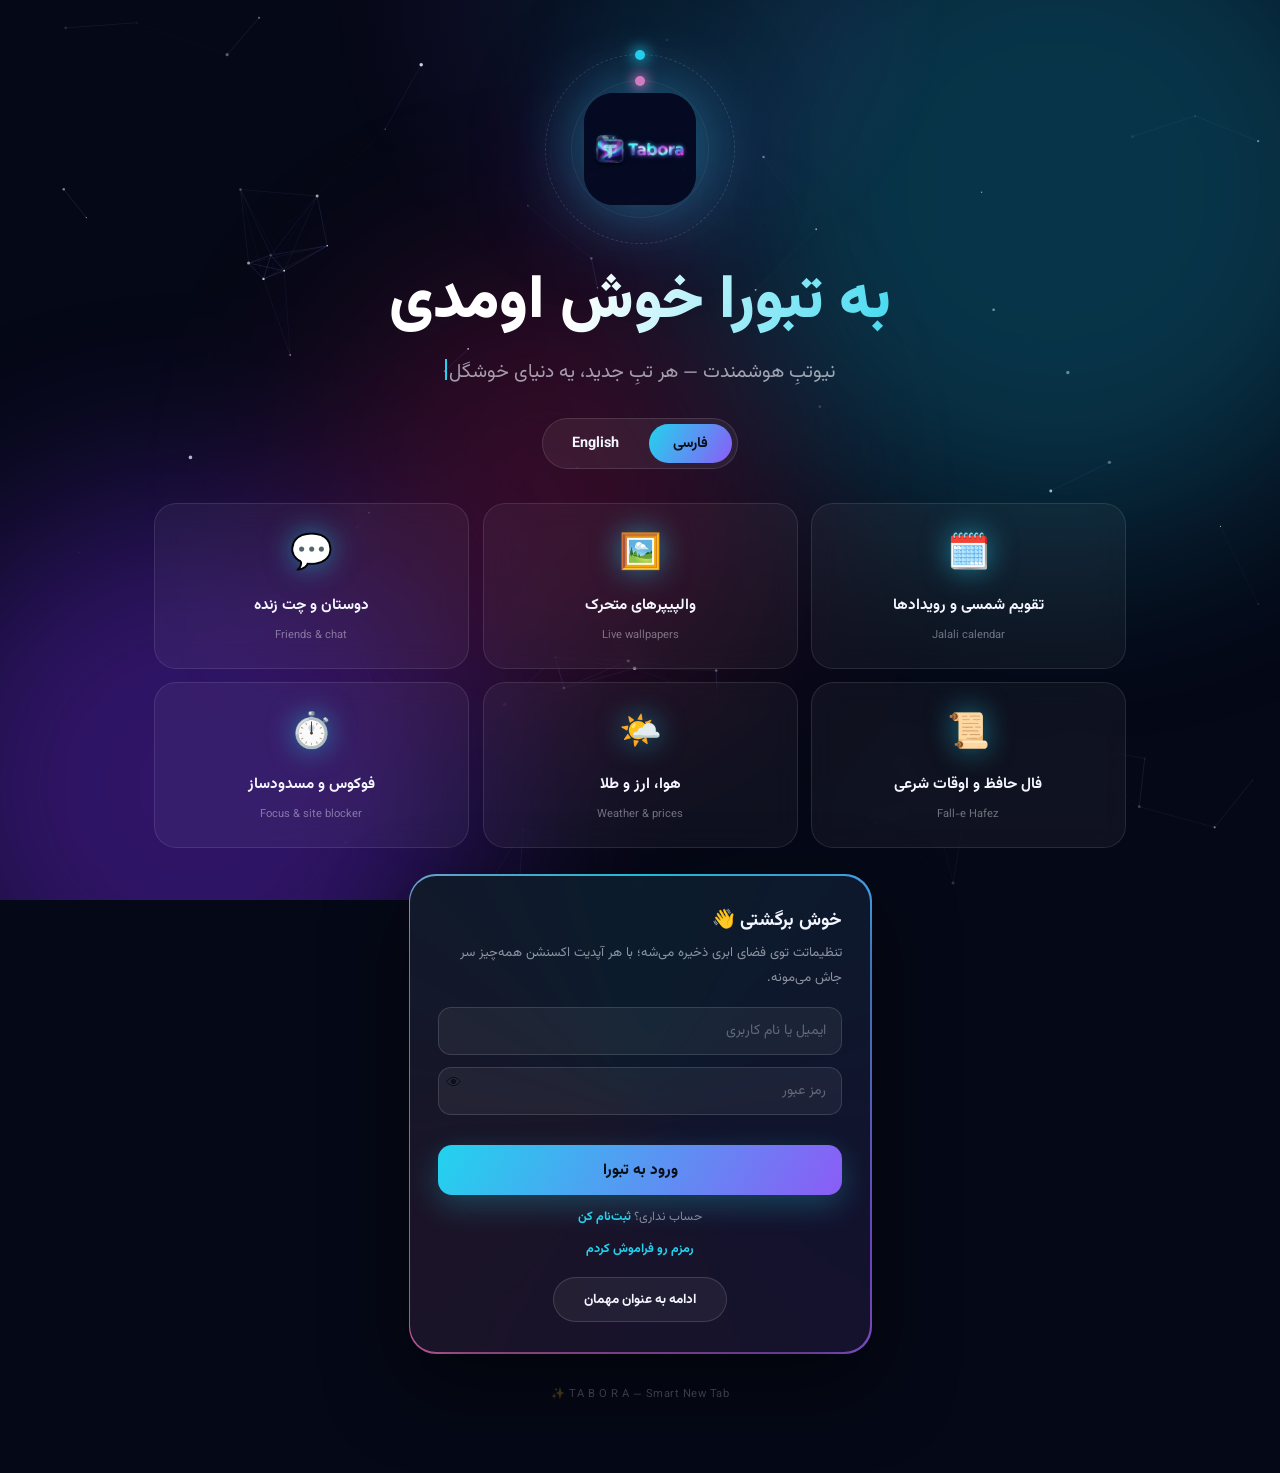
<file: extension/welcome/index.html>
<!DOCTYPE html>
<html lang="fa" dir="rtl">
<head>
<meta charset="UTF-8">
<title>Welcome to Tabora ✨</title>
<link href="https://fonts.googleapis.com/css2?family=Vazirmatn:wght@300;400;700;900&family=Lalezar&family=Inter:wght@300;400;600;800&family=Space+Grotesk:wght@400;700&display=swap" rel="stylesheet">
<style>
  * { margin: 0; padding: 0; box-sizing: border-box; }
  :root { --accent: #22d3ee; --violet: #8b5cf6; --pink: #f472b6; --gold: #fbbf24; }
  html { scrollbar-width: none; }
  body {
    min-height: 100vh; overflow-x: hidden; color: #f4f6ff;
    font-family: 'Vazirmatn', 'Inter', sans-serif;
    background: #050816; position: relative;
  }
  ::-webkit-scrollbar { display: none; }

  /* ==== background layers ==== */
  #sky { position: fixed; inset: 0; z-index: -3; }
  .aurora { position: fixed; inset: 0; z-index: -2; overflow: hidden; }
  .aurora span { position: absolute; border-radius: 50%; filter: blur(100px); opacity: .42; animation: drift 16s ease-in-out infinite alternate; }
  .aurora span:nth-child(1) { width: 55vw; height: 55vw; background: #0e7490; top: -18%; inset-inline-start: -10%; }
  .aurora span:nth-child(2) { width: 46vw; height: 46vw; background: #6d28d9; bottom: -20%; inset-inline-end: -8%; animation-delay: -5s; }
  .aurora span:nth-child(3) { width: 34vw; height: 34vw; background: #be185d; top: 30%; inset-inline-start: 40%; animation-delay: -9s; opacity: .26; }
  @keyframes drift { to { transform: translate(6vw, -5vh) scale(1.14); } }
  #glow-cursor { position: fixed; width: 640px; height: 640px; border-radius: 50%; z-index: -1; pointer-events: none;
    background: radial-gradient(circle, rgba(34,211,238,.09), rgba(139,92,246,.05) 42%, transparent 68%);
    transform: translate(-50%, -50%); transition: opacity .4s; }
  /* top loading line */
  #boot-bar { position: fixed; top: 0; inset-inline-start: 0; height: 3px; width: 100%; z-index: 60; transform-origin: var(--tw, right); transform: scaleX(0);
    background: linear-gradient(90deg, var(--accent), var(--violet), var(--pink)); animation: boot 1.6s cubic-bezier(.6,.1,.3,1) forwards; }
  @keyframes boot { 60% { transform: scaleX(.72); } 100% { transform: scaleX(1); opacity: 0; } }

  .wrap { max-width: 1020px; margin: 0 auto; padding: 6vh 24px 70px; text-align: center; }

  /* ==== orbiting logo ==== */
  .logo-box { display: inline-grid; place-items: center; position: relative; width: 190px; height: 190px; margin-bottom: 6px; animation: pop 1s cubic-bezier(.2,1.5,.4,1) both; }
  .logo-core { width: 112px; height: 112px; border-radius: 30px; box-shadow: 0 0 70px rgba(34,211,238,.45), 0 0 120px rgba(139,92,246,.25); position: relative; z-index: 2; animation: breathe 4s ease-in-out infinite; }
  .logo-core img { width: 100%; height: 100%; border-radius: 30px; }
  @keyframes breathe { 50% { transform: scale(1.05); } }
  @keyframes pop { from { transform: scale(.3) rotate(-14deg); opacity: 0; } }
  .orbit { position: absolute; inset: 0; border-radius: 50%; border: 1px dashed rgba(255,255,255,.14); animation: spin var(--spd, 14s) linear infinite; }
  .orbit.o2 { inset: 26px; border-style: solid; border-color: rgba(255,255,255,.07); --spd: 9s; animation-direction: reverse; }
  .orbit i { position: absolute; top: -5px; inset-inline-start: calc(50% - 5px); width: 10px; height: 10px; border-radius: 50%; }
  .orbit.o1 i { background: var(--accent); box-shadow: 0 0 14px 3px rgba(34,211,238,.7); }
  .orbit.o2 i { background: var(--pink); box-shadow: 0 0 12px 3px rgba(244,114,182,.7); }
  @keyframes spin { to { transform: rotate(360deg); } }

  /* ==== hero text ==== */
  h1 {
    font-family: 'Vazirmatn', sans-serif;
    font-size: clamp(2.1rem, 6vw, 3.8rem); font-weight: 900; line-height: 1.4; margin-top: 10px;
    background: linear-gradient(110deg, #fff 20%, var(--accent) 38%, var(--violet) 52%, #fff 68%);
    background-size: 220% 100%;
    -webkit-background-clip: text; background-clip: text; -webkit-text-fill-color: transparent;
    animation: rise .9s .25s cubic-bezier(.2,.9,.3,1) both, shimmer 5s 1.4s linear infinite;
  }
  @keyframes shimmer { to { background-position: -220% 0; } }
  .sub { color: rgba(244,246,255,.62); font-size: clamp(.95rem, 2vw, 1.2rem); margin-top: 12px; min-height: 1.9em; animation: rise .9s .4s both; }
  .sub .cursor { display: inline-block; width: 2px; height: 1.1em; background: var(--accent); vertical-align: -3px; margin-inline-start: 2px; animation: blink 1s steps(1) infinite; }
  @keyframes blink { 50% { opacity: 0; } }
  @keyframes rise { from { transform: translateY(26px); opacity: 0; } }

  /* lang pill */
  .lang-pill { display: inline-flex; gap: 6px; background: rgba(255,255,255,.06); border: 1px solid rgba(255,255,255,.12); padding: 5px; border-radius: 99px; margin: 24px 0 4px; animation: rise .9s .5s both; }
  .lang-pill button { padding: 8px 24px; border: none; border-radius: 99px; color: #f4f6ff; font-family: inherit; font-weight: 700; font-size: .9rem; cursor: pointer; background: transparent; transition: .25s; }
  .lang-pill button.active { background: linear-gradient(120deg, var(--accent), var(--violet)); color: #081018; }

  /* ==== feature cards ==== */
  .cards { display: grid; grid-template-columns: repeat(3, 1fr); gap: 14px; margin: 30px 0 28px; perspective: 900px; }
  .card {
    position: relative; overflow: hidden;
    background: rgba(255,255,255,.045); border: 1px solid rgba(255,255,255,.1);
    border-radius: 22px; padding: 24px 16px; backdrop-filter: blur(14px);
    transition: transform .25s ease, border-color .25s, box-shadow .25s;
    animation: rise .8s both; transform-style: preserve-3d; will-change: transform;
  }
  .card::before { content: ''; position: absolute; inset: 0; opacity: 0; transition: opacity .3s; pointer-events: none;
    background: radial-gradient(240px circle at var(--tx,50%) var(--ty,50%), rgba(34,211,238,.13), transparent 65%); }
  .card:hover::before { opacity: 1; }
  .card:nth-child(1) { animation-delay: .5s; } .card:nth-child(2) { animation-delay: .62s; } .card:nth-child(3) { animation-delay: .74s; }
  .card:nth-child(4) { animation-delay: .86s; } .card:nth-child(5) { animation-delay: .98s; } .card:nth-child(6) { animation-delay: 1.1s; }
  .card:hover { border-color: var(--accent); box-shadow: 0 18px 50px rgba(34,211,238,.14); }
  .card .ico { font-size: 2.15rem; display: block; margin-bottom: 10px; filter: drop-shadow(0 0 14px rgba(34,211,238,.55)); transition: transform .3s; }
  .card:hover .ico { transform: scale(1.18) rotate(-6deg); }
  .card b { font-size: .95rem; line-height: 1.95; display: block; }
  .card .tip { display: block; margin-top: 6px; font-size: .7rem; color: rgba(244,246,255,.42); }

  /* ==== auth card ==== */
  .auth-wrap { position: relative; max-width: 460px; margin: 8px auto 0; animation: rise .9s 1.15s both; }
  .auth-wrap::before { content: ''; position: absolute; inset: -1.5px; border-radius: 27px; z-index: 0;
    background: conic-gradient(from var(--ang, 0deg), var(--accent), var(--violet), var(--pink), var(--accent));
    animation: angspin 6s linear infinite; }
  @property --ang { syntax: '<angle>'; initial-value: 0deg; inherits: false; }
  @keyframes angspin { to { --ang: 360deg; } }
  .auth-card {
    position: relative; z-index: 1; background: rgba(9,12,28,.92);
    border-radius: 26px; padding: 30px 28px; backdrop-filter: blur(26px); text-align: start;
    box-shadow: 0 30px 80px rgba(0,0,0,.5);
  }
  .auth-card h3 { font-size: 1.15rem; margin-bottom: 6px; }
  .auth-card p { color: rgba(244,246,255,.55); font-size: .82rem; margin-bottom: 16px; line-height: 1.9; }
  .auth-card input {
    width: 100%; background: rgba(255,255,255,.055); border: 1px solid rgba(255,255,255,.13);
    border-radius: 13px; padding: 12px 15px; color: #f4f6ff; font-family: inherit; font-size: .88rem; outline: none;
    margin-bottom: 12px; transition: .25s;
  }
  .auth-card input:focus { border-color: var(--accent); box-shadow: 0 0 0 4px rgba(34,211,238,.13); background: rgba(255,255,255,.08); }
  .auth-card input::placeholder { color: rgba(244,246,255,.32); }
  .pw-wrap { position: relative; }
  .pw-wrap input { padding-inline-end: 46px; }
  .eye { position: absolute; top: 7px; inset-inline-end: 8px; background: none; border: none; cursor: pointer; font-size: 1rem; opacity: .55; }
  .eye.on, .eye:hover { opacity: 1; }
  .err { color: #f87171; font-size: .76rem; min-height: 1.2em; margin: -4px 0 8px; }
  .cta {
    width: 100%; padding: 13px; font-family: inherit; font-size: .95rem; font-weight: 800; cursor: pointer;
    border: none; border-radius: 14px; color: #071018; position: relative; overflow: hidden;
    background: linear-gradient(120deg, var(--accent), var(--violet));
    box-shadow: 0 10px 30px rgba(34,211,238,.25); transition: .25s;
  }
  .cta:hover { filter: brightness(1.12); transform: translateY(-2px); box-shadow: 0 14px 36px rgba(139,92,246,.35); }
  .cta::after { content: ''; position: absolute; top: 0; inset-inline-start: -80%; width: 50%; height: 100%;
    background: linear-gradient(100deg, transparent, rgba(255,255,255,.5), transparent); transform: skewX(-20deg); animation: sheen 3.4s ease-in-out infinite; }
  @keyframes sheen { 40%, 100% { inset-inline-start: 130%; } }
  .swap { text-align: center; font-size: .78rem; color: rgba(244,246,255,.5); margin-top: 12px; }
  .swap button { background: none; border: none; color: var(--accent); font-family: inherit; font-size: .78rem; cursor: pointer; font-weight: 700; }
  .swap button:hover { text-decoration: underline; }
  .ghost-btn {
    display: block; margin: 18px auto 0; padding: 11px 30px; border-radius: 99px; cursor: pointer;
    background: rgba(255,255,255,.05); border: 1px solid rgba(255,255,255,.14); color: #f4f6ff;
    font-family: inherit; font-size: .84rem; font-weight: 700; transition: .25s;
  }
  .ghost-btn:hover { border-color: var(--accent); background: rgba(34,211,238,.09); }
  .foot { margin-top: 34px; font-size: .7rem; color: rgba(244,246,255,.28); letter-spacing: .5px; }

  /* confetti */
  .confetti { position: fixed; top: -14px; z-index: 80; animation: fall linear forwards; }
  @keyframes fall { to { transform: translateY(108vh) rotate(720deg); opacity: .4; } }

  /* burst ring on success */
  .burst { position: fixed; z-index: 79; border-radius: 50%; border: 2px solid var(--accent); pointer-events: none;
    animation: burst .9s cubic-bezier(.1,.8,.3,1) forwards; }
  @keyframes burst { from { width: 10px; height: 10px; opacity: 1; top: 45vh; left: 48vw; } to { width: 70vw; height: 70vw; opacity: 0; top: calc(45vh - 35vw); left: calc(48vw - 35vw); } }

  @media (max-width: 760px) {
    .cards { grid-template-columns: repeat(2, 1fr); }
    .logo-box { width: 150px; height: 150px; }
    .logo-core { width: 88px; height: 88px; border-radius: 24px; }
    .logo-core img { border-radius: 24px; }
  }
</style>
</head>
<body>
<div id="boot-bar"></div>
<canvas id="sky"></canvas>
<div class="aurora"><span></span><span></span><span></span></div>
<div id="glow-cursor"></div>

<div class="wrap">
  <!-- logo with orbits -->
  <div class="logo-box">
    <div class="orbit o1"><i></i></div>
    <div class="orbit o2"><i></i></div>
    <div class="logo-core"><img src="../assets/logo_full.png" alt="Tabora"></div>
  </div>

  <h1 id="w-title">به تبورا خوش اومدی</h1>
  <div class="sub"><span id="w-sub"></span><span class="cursor"></span></div>

  <div class="lang-pill">
    <button id="lang-fa">فارسی</button>
    <button id="lang-en">English</button>
  </div>

  <!-- features -->
  <div class="cards" id="cards">
    <div class="card"><span class="ico">🗓️</span><b id="f1"></b><span class="tip">Jalali calendar</span></div>
    <div class="card"><span class="ico">🖼️</span><b id="f2"></b><span class="tip">Live wallpapers</span></div>
    <div class="card"><span class="ico">💬</span><b id="f3"></b><span class="tip">Friends &amp; chat</span></div>
    <div class="card"><span class="ico">📜</span><b id="f4"></b><span class="tip">Fall-e Hafez</span></div>
    <div class="card"><span class="ico">🌤️</span><b id="f5"></b><span class="tip">Weather &amp; prices</span></div>
    <div class="card"><span class="ico">⏱️</span><b id="f6"></b><span class="tip">Focus &amp; site blocker</span></div>
  </div>

  <!-- auth -->
  <div class="auth-wrap">
    <div class="auth-card">
      <div id="form-login">
        <h3 id="t-login">خوش برگشتی 👋</h3>
        <p id="hint1"></p>
        <input id="l-id">
        <div class="pw-wrap"><input id="l-pw" type="password"><button type="button" class="eye" data-for="l-pw" title="👁">👁</button></div>
        <div class="err" id="l-err"></div>
        <button class="cta" id="btn-login"></button>
        <div class="swap"><span id="sw1"></span> <button id="to-reg"></button></div>
        <div class="swap"><button id="to-recover"></button></div>
      </div>

      <div id="form-register" style="display:none">
        <h3 id="t-reg"></h3>
        <p id="hint2"></p>
        <input id="r-email" type="email">
        <input id="r-uname">
        <input id="r-name">
        <div class="pw-wrap"><input id="r-pw" type="password"><button type="button" class="eye" data-for="r-pw" title="👁">👁</button></div>
        <div class="err" id="r-err"></div>
        <button class="cta" id="btn-register"></button>
        <div class="swap"><span id="sw2"></span> <button id="to-login"></button></div>
      </div>

      <div id="form-recover" style="display:none">
        <h3 id="t-rec"></h3>
        <p id="hint3"></p>
        <input id="rc-id">
        <input id="rc-code" dir="ltr" placeholder="TBRA-XXXX-XXXX">
        <div class="pw-wrap"><input id="rc-pw" type="password"><button type="button" class="eye" data-for="rc-pw" title="👁">👁</button></div>
        <div class="err" id="rc-err"></div>
        <button class="cta" id="btn-recover"></button>
        <div class="swap"><span id="sw3"></span> <button id="rec-to-login"></button></div>
      </div>

      <button class="ghost-btn" id="btn-guest"></button>
    </div>
  </div>

  <div class="foot">TA B O R A — Smart New Tab ✨</div>
</div>

<script src="../js/shim.js"></script>
<script>
const API_BASE = 'https://tabora-api.nexaextensionsir-8af.workers.dev';
let lang = 'fa';
const TXT = {
  fa: {
    title: 'به تبورا خوش اومدی', sub: 'نیوتبِ هوشمندت — هر تبِ جدید، یه دنیای خوشگل ✨',
    f1: 'تقویم شمسی و رویدادها', f2: 'والپیپرهای متحرک', f3: 'دوستان و چت زنده',
    f4: 'فال حافظ و اوقات شرعی', f5: 'هوا، ارز و طلا', f6: 'فوکوس و مسدودساز',
    tLogin: 'خوش برگشتی 👋', hint1: 'تنظیماتت توی فضای ابری ذخیره می‌شه؛ با هر آپدیت اکسنشن همه‌چیز سر جاش می‌مونه.',
    tReg: 'به تبورا بپیوند 🚀', hint2: 'یه حساب بساز تا پروفایل، آواتار متحرک و تنظیماتت همیشه همراهت باشه.',
    forgot: 'رمزم رو فراموش کردم', tRec: 'بازیابی رمز عبور 🔑', hintRec: 'کد بازیابی‌ات (از ربات تلگرام) رو وارد کن.',
    sw1: 'حساب نداری؟', reg: 'ثبت‌نام کن', sw2: 'حساب داری؟', login: 'وارد شو',
    ph: { lid: 'ایمیل یا نام کاربری', lpw: 'رمز عبور', re: 'ایمیل', ru: 'نام کاربری (انگلیسی)', rn: 'نام نمایشی', rp: 'رمز عبور (حداقل ۶ کاراکتر)', rc: 'کد بازیابی', rnp: 'رمز جدید' },
    err: { http_401: '❌ شناسه یا رمز اشتباهه', http_409: '❌ این ایمیل یا نام کاربری قبلاً ثبت شده' },
    btnLogin: 'ورود به تبورا', btnReg: 'ساخت حساب و ورود', guest: 'ادامه به عنوان مهمان',
    codeTitle: '🔑 کد بازیابی تو', codeHint: 'یه جایی نگهش دار — باهاش می‌تونی رمزت رو برگردونی (یا از ربات تلگرام بگیرش)', copy: '📋 کپی', copied: '✅ کپی شد!',
    btnRec: 'تغییر رمز عبور', recOk: '✅ رمزت عوض شد — حالا با رمز جدید وارد شو',
    success: '🎉 خوش اومدی!'
  },
  en: {
    title: 'Welcome to Tabora', sub: 'Your smart new tab — every tab, a tiny universe ✨',
    f1: 'Jalali calendar & events', f2: 'Live wallpapers', f3: 'Friends & live chat',
    f4: 'Hafez fal & prayer times', f5: 'Weather & prices', f6: 'Focus & site blocker',
    tLogin: 'Welcome back 👋', hint1: 'Your settings live in the cloud — everything stays in place across updates.',
    tReg: 'Join Tabora 🚀', hint2: 'Create an account so your profile, animated avatar and settings follow you.',
    forgot: 'I forgot my password', tRec: 'Password recovery 🔑', hintRec: 'Enter your recovery code (from the Telegram bot).',
    sw1: 'No account yet?', reg: 'Sign up', sw2: 'Already have one?', login: 'Log in',
    ph: { lid: 'Email or username', lpw: 'Password', re: 'Email', ru: 'Username (English)', rn: 'Display name', rp: 'Password (min 6 chars)', rc: 'Recovery code', rnp: 'New password' },
    err: { http_401: '❌ Wrong credentials', http_409: '❌ Email or username already taken' },
    btnLogin: 'Enter Tabora', btnReg: 'Create account & enter', guest: 'Continue as guest',
    codeTitle: '🔑 Your recovery code', codeHint: 'Keep it safe — it restores your password (or get one from the Telegram bot)', copy: '📋 Copy', copied: '✅ Copied!',
    btnRec: 'Change password', recOk: '✅ Password changed — now log in with the new one',
    success: '🎉 Welcome!'
  }
};

/* typewriter subtitle */
let typeTimer = null;
function typeSubtitle(text) {
  clearTimeout(typeTimer);
  const el = document.getElementById('w-sub');
  el.textContent = '';
  let i = 0;
  (function step() {
    if (i <= text.length) {
      el.textContent = text.slice(0, i++);
      typeTimer = setTimeout(step, 34);
    }
  })();
}
function applyLang() {
  const t = TXT[lang];
  document.documentElement.dir = lang === 'fa' ? 'rtl' : 'ltr';
  document.documentElement.lang = lang;
  document.getElementById('w-title').textContent = t.title;
  typeSubtitle(t.sub);
  ['f1','f2','f3','f4','f5','f6'].forEach(k => document.getElementById(k).textContent = t[k]);
  document.getElementById('t-login').textContent = t.tLogin;
  document.getElementById('t-reg').textContent = t.tReg;
  document.getElementById('hint1').textContent = t.hint1;
  document.getElementById('hint2').textContent = t.hint2;
  document.getElementById('btn-login').textContent = t.btnLogin;
  document.getElementById('btn-register').textContent = t.btnReg;
  document.getElementById('btn-guest').textContent = t.guest;
  document.getElementById('to-recover').textContent = t.forgot;
  document.getElementById('t-rec').textContent = t.tRec;
  document.getElementById('hint3').textContent = t.hintRec;
  document.getElementById('btn-recover').textContent = t.btnRec;
  document.getElementById('sw3').textContent = t.sw2;
  document.getElementById('rec-to-login').textContent = t.login;
  document.getElementById('rc-id').placeholder = t.ph.lid;
  document.getElementById('rc-code').placeholder = t.ph.rc;
  document.getElementById('rc-pw').placeholder = t.ph.rnp;
  document.getElementById('sw1').textContent = t.sw1;
  document.getElementById('to-reg').textContent = t.reg;
  document.getElementById('sw2').textContent = t.sw2;
  document.getElementById('to-login').textContent = t.login;
  const p = t.ph;
  document.getElementById('l-id').placeholder = p.lid;
  document.getElementById('l-pw').placeholder = p.lpw;
  document.getElementById('r-email').placeholder = p.re;
  document.getElementById('r-uname').placeholder = p.ru;
  document.getElementById('r-name').placeholder = p.rn;
  document.getElementById('r-pw').placeholder = p.rp;
  document.getElementById('lang-fa').classList.toggle('active', lang === 'fa');
  document.getElementById('lang-en').classList.toggle('active', lang === 'en');
}
document.getElementById('lang-fa').onclick = () => { lang = 'fa'; applyLang(); };
document.getElementById('lang-en').onclick = () => { lang = 'en'; applyLang(); };

/* ===== constellation sky (canvas) + shooting stars + parallax ===== */
(function () {
  const cv = document.getElementById('sky'), cx = cv.getContext('2d');
  let W, H, pts = [], mouse = { x: .5, y: .5 };
  function size() {
    W = cv.width = innerWidth; H = cv.height = innerHeight;
    const n = Math.min(120, Math.round(W * H / 16000));
    pts = Array.from({ length: n }, () => ({
      x: Math.random() * W, y: Math.random() * H,
      vx: (Math.random() - .5) * .18, vy: (Math.random() - .5) * .18,
      r: Math.random() * 1.5 + .4, tw: Math.random() * Math.PI * 2
    }));
  }
  addEventListener('resize', size); size();
  addEventListener('mousemove', e => { mouse.x = e.clientX / W; mouse.y = e.clientY / H; });
  const shots = [];
  setInterval(() => {
    if (Math.random() < .5 && shots.length < 2) shots.push({ x: Math.random() * W * .8 + W * .1, y: Math.random() * H * .3, vx: 6 + Math.random() * 5, vy: 2.4 + Math.random() * 2, life: 1 });
  }, 2400);
  (function frame(t) {
    cx.clearRect(0, 0, W, H);
    const px = (mouse.x - .5) * 14, py = (mouse.y - .5) * 10;
    /* connect close points */
    for (let i = 0; i < pts.length; i++) {
      const p = pts[i];
      p.x += p.vx; p.y += p.vy; p.tw += .03;
      if (p.x < 0 || p.x > W) p.vx *= -1;
      if (p.y < 0 || p.y > H) p.vy *= -1;
      for (let j = i + 1; j < pts.length; j++) {
        const q = pts[j], dx = p.x - q.x, dy = p.y - q.y, d2 = dx * dx + dy * dy;
        if (d2 < 12000) {
          cx.strokeStyle = 'rgba(140,170,255,' + (0.14 * (1 - d2 / 12000)) + ')';
          cx.lineWidth = 1;
          cx.beginPath(); cx.moveTo(p.x + px * .3, p.y + py * .3); cx.lineTo(q.x + px * .3, q.y + py * .3); cx.stroke();
        }
      }
      const a = .45 + .4 * Math.sin(p.tw);
      cx.fillStyle = 'rgba(255,255,255,' + a + ')';
      cx.beginPath(); cx.arc(p.x + px, p.y + py, p.r, 0, 7); cx.fill();
    }
    /* shooting stars */
    for (let s = shots.length - 1; s >= 0; s--) {
      const sh = shots[s];
      sh.x += sh.vx; sh.y += sh.vy; sh.life -= .012;
      if (sh.life <= 0) { shots.splice(s, 1); continue; }
      const g = cx.createLinearGradient(sh.x, sh.y, sh.x - sh.vx * 12, sh.y - sh.vy * 12);
      g.addColorStop(0, 'rgba(255,255,255,' + (.9 * sh.life) + ')');
      g.addColorStop(1, 'transparent');
      cx.strokeStyle = g; cx.lineWidth = 2;
      cx.beginPath(); cx.moveTo(sh.x, sh.y); cx.lineTo(sh.x - sh.vx * 12, sh.y - sh.vy * 12); cx.stroke();
    }
    requestAnimationFrame(frame);
  })();
})();

/* cursor glow */
(function () {
  const g = document.getElementById('glow-cursor');
  addEventListener('mousemove', e => { g.style.left = e.clientX + 'px'; g.style.top = e.clientY + 'px'; });
})();

/* 3D tilt + spotlight on cards */
(function () {
  document.querySelectorAll('.card').forEach(card => {
    card.addEventListener('mousemove', e => {
      const r = card.getBoundingClientRect();
      const x = (e.clientX - r.left) / r.width, y = (e.clientY - r.top) / r.height;
      card.style.transform = 'rotateY(' + ((x - .5) * 12) + 'deg) rotateX(' + ((.5 - y) * 10) + 'deg) translateY(-6px)';
      card.style.setProperty('--tx', x * 100 + '%');
      card.style.setProperty('--ty', y * 100 + '%');
    });
    card.addEventListener('mouseleave', () => { card.style.transform = ''; });
  });
})();

/* forms */
document.getElementById('to-reg').onclick = () => { form('register'); };
document.getElementById('to-login').onclick = () => { form('login'); };
document.getElementById('to-recover').onclick = () => { form('recover'); };
document.getElementById('rec-to-login').onclick = () => { form('login'); };
document.getElementById('btn-recover').onclick = async () => {
  const errEl = document.getElementById('rc-err'); errEl.textContent = '';
  try {
    await api('/api/recover', {
      identifier: document.getElementById('rc-id').value.trim(),
      code: document.getElementById('rc-code').value.trim(),
      password: document.getElementById('rc-pw').value
    });
    errEl.style.color = '#86efac';
    errEl.textContent = TXT[lang].recOk;
    setTimeout(() => { errEl.style.color = ''; form('login'); document.getElementById('l-id').value = document.getElementById('rc-id').value; }, 1600);
  } catch (e) { errEl.textContent = TXT[lang].err[e.message] || e.message; }
};
function form(m) {
  document.getElementById('form-login').style.display = m === 'login' ? 'block' : 'none';
  document.getElementById('form-register').style.display = m === 'register' ? 'block' : 'none';
  document.getElementById('form-recover').style.display = m === 'recover' ? 'block' : 'none';
}

async function saveAndGo(token, user, code) {
  const prev = await chrome.storage.local.get(['settings']);
  const settings = Object.assign({}, prev.settings || {}, { lang });
  await chrome.storage.local.set({ token, user, settings });
  celebrate();
  const t = TXT[lang];
  const codeBox = code ? `<div style="margin:14px 0;padding:16px;border-radius:16px;border:1px dashed rgba(34,211,238,.5);background:rgba(0,0,0,.35)">
    <b>${t.codeTitle}</b><p style="font-size:.72rem;opacity:.7;margin:6px 0 10px">${t.codeHint}</p>
    <div dir="ltr" style="font-size:1.25rem;letter-spacing:2px;font-weight:800;color:#7dd3fc">${code}</div>
    <button class="cta" id="btn-copy-code" style="margin-top:10px;padding:8px 14px;font-size:.75rem">${t.copy}</button></div>` : '';
  document.querySelector('.auth-card').innerHTML = `<h3 style="text-align:center;font-size:1.5rem">${t.success}</h3>` + codeBox + `<br><button class="cta" id="btn-enter">${t.btnLogin} →</button>`;
  const bc = document.getElementById('btn-copy-code');
  if (bc) bc.onclick = () => { navigator.clipboard && navigator.clipboard.writeText(code); bc.textContent = t.copied; };
  document.getElementById('btn-enter').onclick = enter;
}
function enter() {
  if (typeof chrome !== 'undefined' && chrome.tabs && chrome.tabs.create) chrome.tabs.create({});
  else location.href = '../index.html';
}
document.getElementById('btn-guest').onclick = async () => {
  const prev = await chrome.storage.local.get(['settings']);
  await chrome.storage.local.set({ settings: Object.assign({}, prev.settings || {}, { lang }) });
  celebrate();
  setTimeout(enter, 1100);
};

async function api(path, body) {
  const r = await fetch(API_BASE + path, { method: 'POST', headers: { 'Content-Type': 'application/json' }, body: JSON.stringify(body) });
  const d = await r.json().catch(() => ({}));
  if (!r.ok) throw new Error(d.error || 'http_' + r.status);
  return d;
}
document.getElementById('btn-login').onclick = async () => {
  const errEl = document.getElementById('l-err'); errEl.textContent = '';
  try {
    const d = await api('/api/login', { identifier: document.getElementById('l-id').value.trim(), password: document.getElementById('l-pw').value });
    await saveAndGo(d.token, d.user);
  } catch (e) { errEl.textContent = TXT[lang].err[e.message] || e.message; }
};
document.getElementById('btn-register').onclick = async () => {
  const errEl = document.getElementById('r-err'); errEl.textContent = '';
  try {
    const d = await api('/api/register', {
      email: document.getElementById('r-email').value.trim(),
      username: document.getElementById('r-uname').value.trim(),
      name: document.getElementById('r-name').value.trim(),
      password: document.getElementById('r-pw').value
    });
    await saveAndGo(d.token, d.user, d.recovery);
  } catch (e) { errEl.textContent = TXT[lang].err[e.message] || e.message; }
};

/* confetti + burst rings */
function celebrate() {
  const colors = ['#22d3ee', '#8b5cf6', '#f472b6', '#fbbf24', '#34d399'];
  for (let i = 0; i < 110; i++) {
    const c = document.createElement('div');
    c.className = 'confetti';
    c.style.left = Math.random() * 100 + 'vw';
    c.style.width = c.style.height = (5 + Math.random() * 7) + 'px';
    c.style.background = colors[i % colors.length];
    c.style.borderRadius = Math.random() > .5 ? '50%' : '2px';
    c.style.animationDuration = (2.4 + Math.random() * 2.2) + 's';
    c.style.animationDelay = (Math.random() * .7) + 's';
    document.body.appendChild(c);
    setTimeout(() => c.remove(), 5500);
  }
  for (let i = 0; i < 3; i++) {
    const b = document.createElement('div');
    b.className = 'burst';
    b.style.animationDelay = (i * .22) + 's';
    b.style.borderColor = colors[i % colors.length];
    document.body.appendChild(b);
    setTimeout(() => b.remove(), 2000);
  }
}

/* password eyes */
document.querySelectorAll('.eye').forEach(b => {
  b.onclick = () => {
    const inp = document.getElementById(b.dataset.for);
    const show = inp.type === 'password';
    inp.type = show ? 'text' : 'password';
    b.classList.toggle('on', show);
    inp.focus();
  };
});
applyLang();
</script>
</body>
</html>
</file>
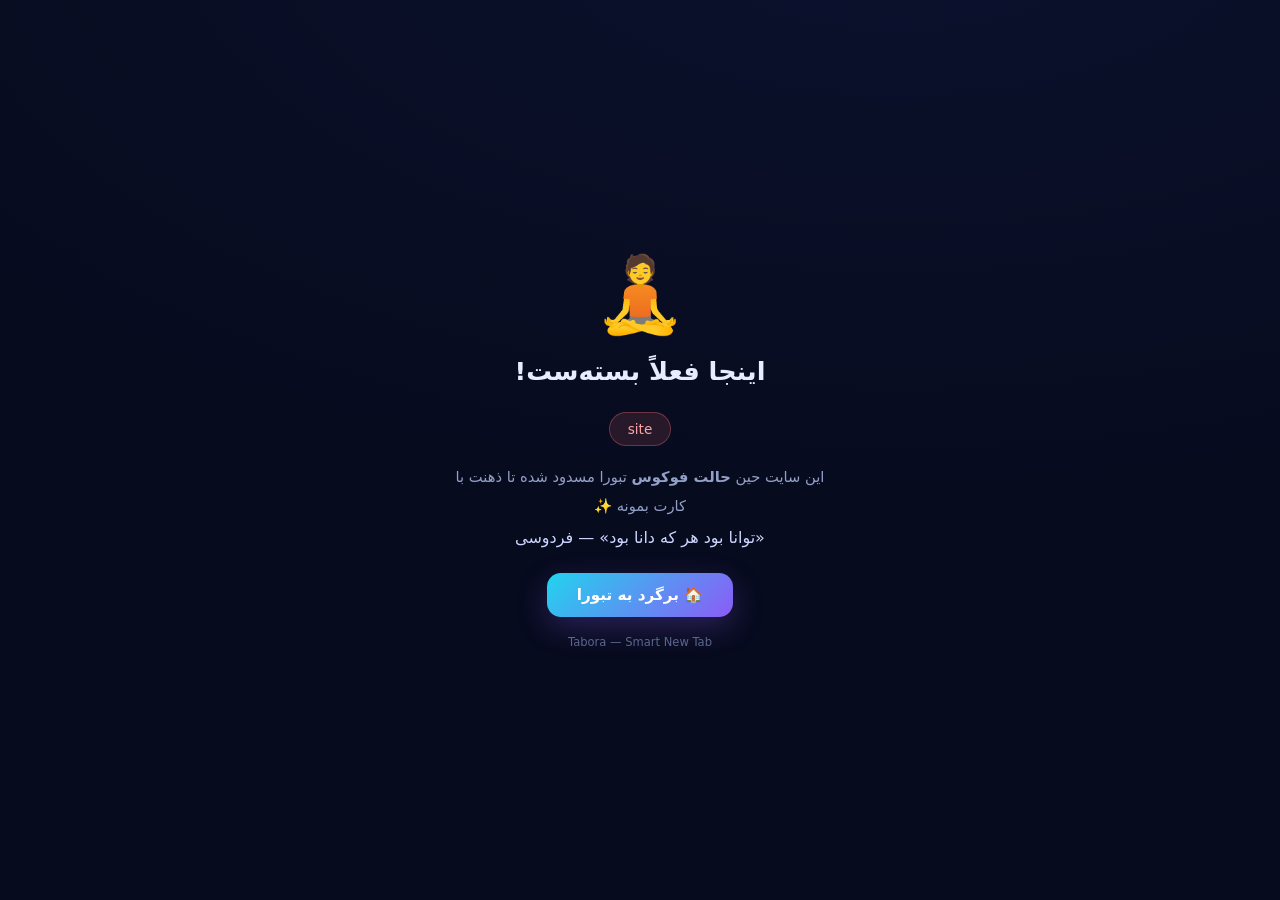
<file: extension/blocked.html>
<!DOCTYPE html>
<html lang="fa" dir="rtl">
<head>
<meta charset="UTF-8">
<title>تبورا — مسدود شد 🧘</title>
<style>
  * { margin: 0; padding: 0; box-sizing: border-box; }
  body {
    min-height: 100vh; display: flex; align-items: center; justify-content: center;
    font-family: 'Vazirmatn', system-ui, sans-serif; text-align: center;
    background: radial-gradient(1200px 600px at 70% -10%, #1e2b6e33, transparent), #070b1e; color: #e8ecff;
  }
  .box { max-width: 460px; padding: 48px 36px; }
  .shield { font-size: 74px; animation: float 3s ease-in-out infinite; }
  @keyframes float { 50% { transform: translateY(-10px); } }
  h1 { font-size: 1.6rem; margin: 18px 0 10px; }
  p { color: #93a0c8; line-height: 2; font-size: .92rem; }
  .dom {
    display: inline-block; margin: 16px 0; padding: 8px 18px; border-radius: 99px;
    background: #f8717122; border: 1px solid #f8717155; color: #fca5a5; font-size: .85rem; direction: ltr;
  }
  .q { margin: 8px 0 26px; font-size: 1rem; color: #cdd6ff; }
  button {
    font-family: inherit; cursor: pointer; border: none; border-radius: 14px;
    padding: 13px 30px; font-size: .95rem; font-weight: 700;
    background: linear-gradient(135deg, #22d3ee, #8b5cf6); color: #fff;
    box-shadow: 0 10px 30px #8b5cf644;
  }
  button:hover { filter: brightness(1.1); }
  small { display: block; margin-top: 18px; color: #5b668c; font-size: .72rem; }
</style>
</head>
<body>
  <div class="box">
    <div class="shield">🧘</div>
    <h1>اینجا فعلاً بسته‌ست!</h1>
    <div class="dom" id="dom">site</div>
    <p>این سایت حین <b>حالت فوکوس</b> تبورا مسدود شده تا ذهنت با کارت بمونه ✨</p>
    <div class="q">«توانا بود هر که دانا بود» — فردوسی</div>
    <button onclick="location.href=(window.chrome&&chrome.runtime?chrome.runtime.getURL('index.html'):'index.html')">🏠 برگرد به تبورا</button>
    <small>Tabora — Smart New Tab</small>
  </div>
  <script>
    try {
      const d = new URLSearchParams(location.search).get('d');
      if (d) document.getElementById('dom').textContent = d;
    } catch (e) {}
  </script>
</body>
</html>
</file>
